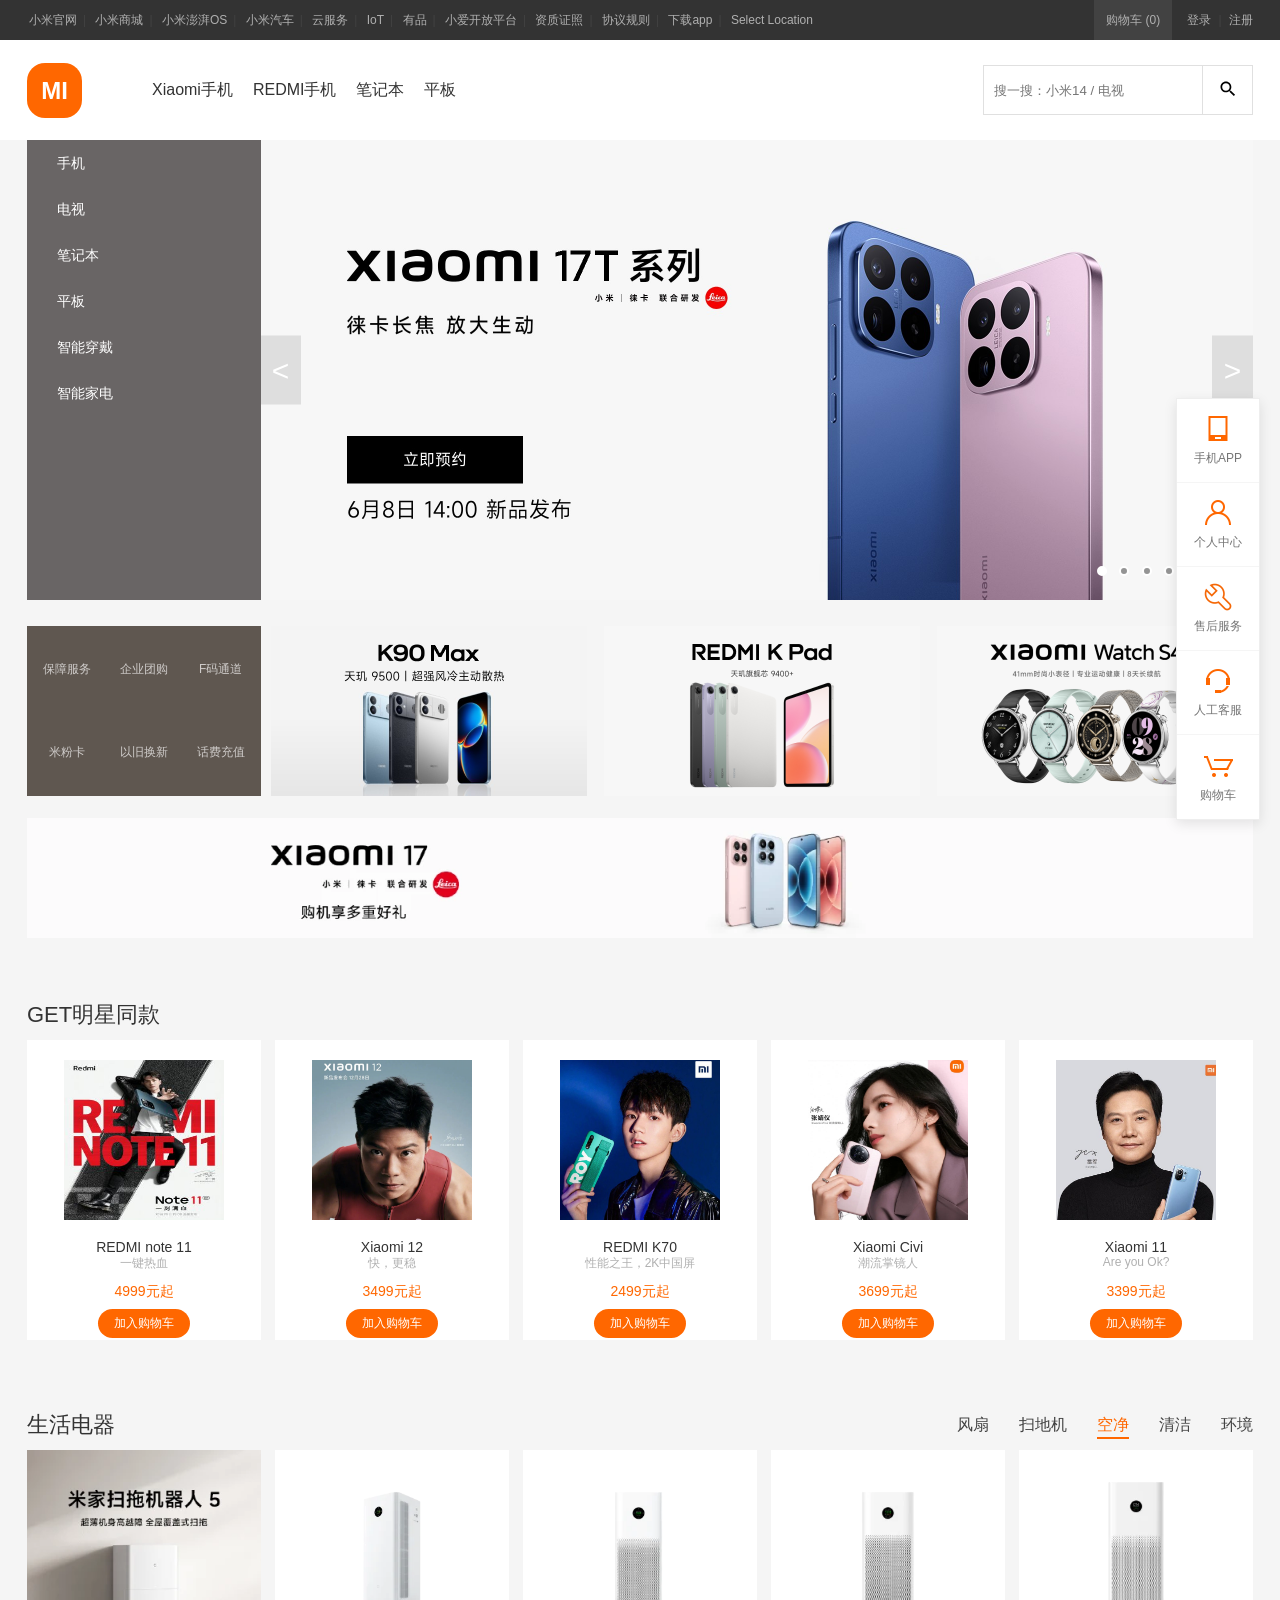
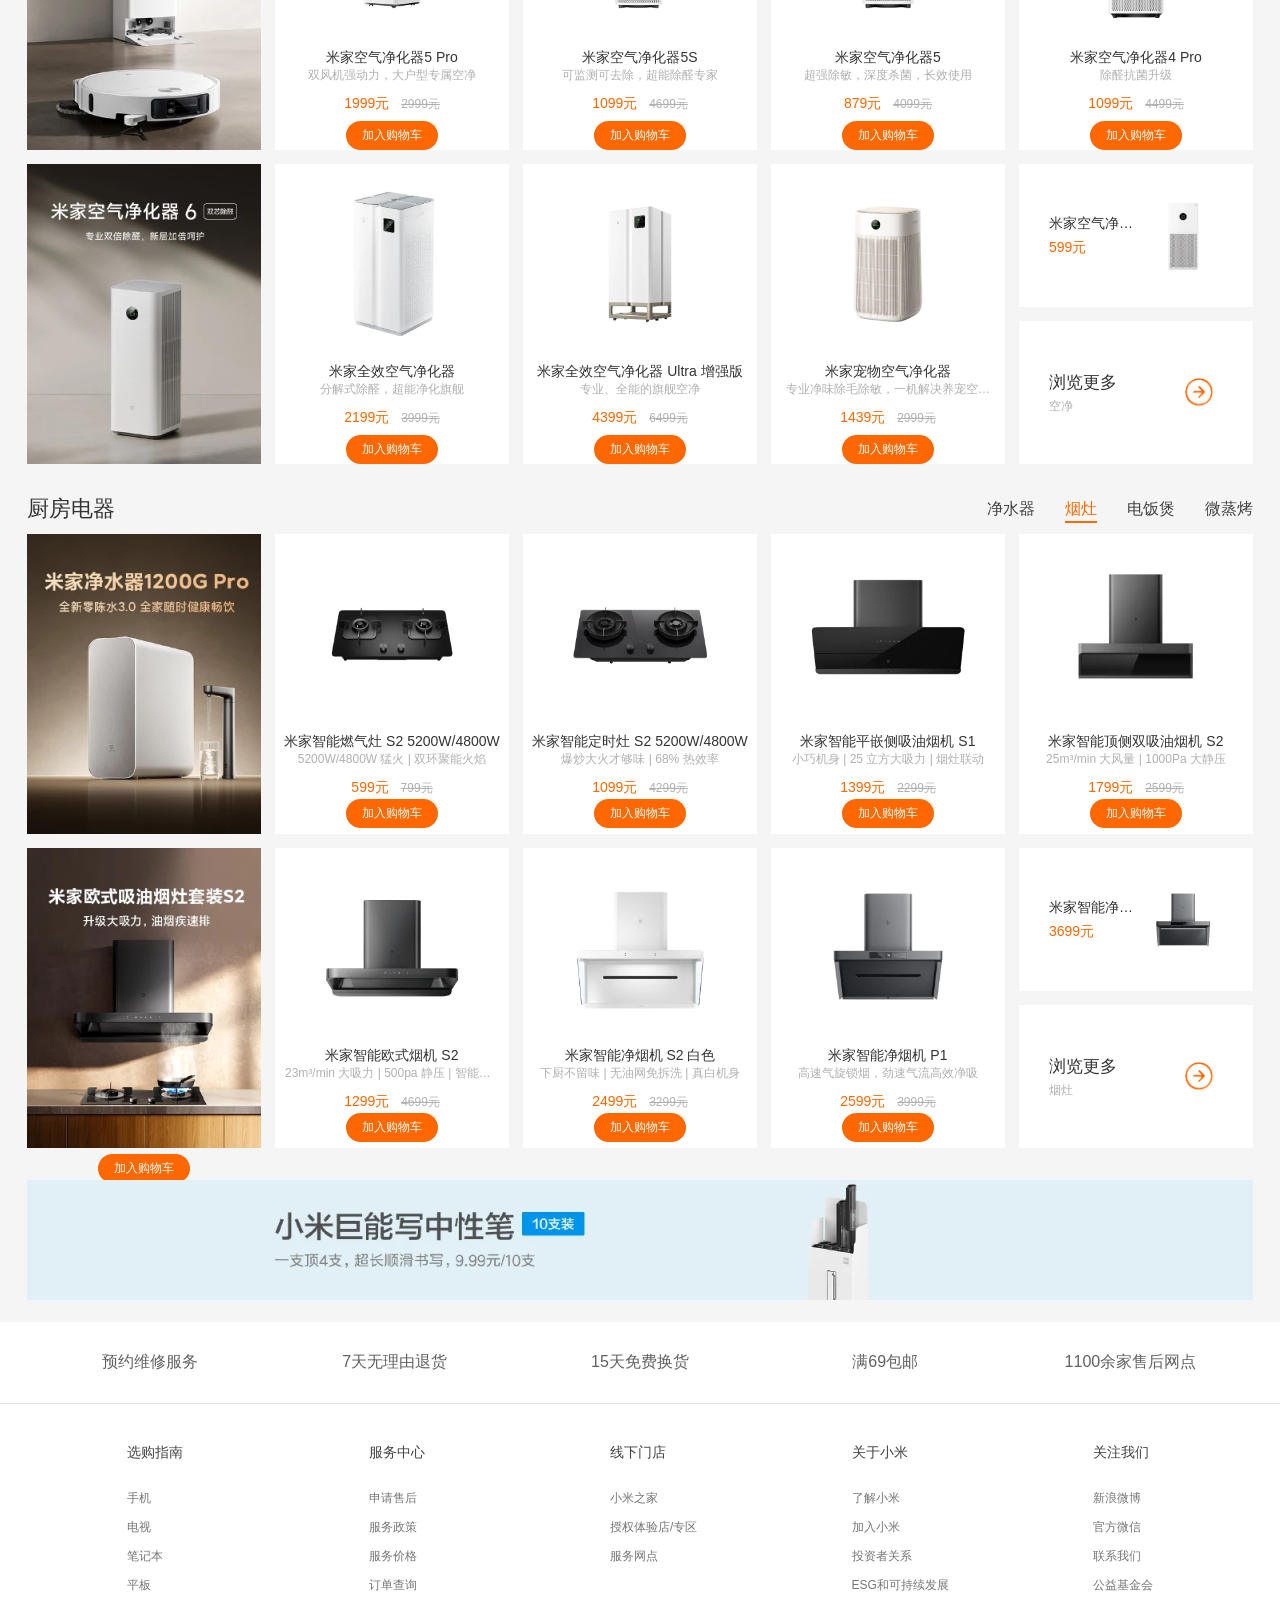
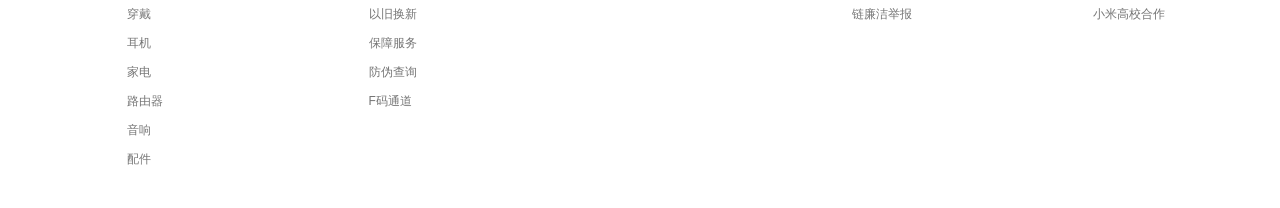
<file: index.html>
<!DOCTYPE html>
<html lang="zh-CN">
<head>
    <meta charset="UTF-8">
    <meta name="viewport" content="width=device-width, initial-scale=1.0">
    <title>Xiaomi商城</title>
    <link rel="stylesheet" href="./index.css">
</head>
<body>

    <div class="site-topbar">
        <div class="container">
           <div class="topbar-nav">
    <a href="https://www.mi.com/" target="_blank">小米官网</a><span class="sep">|</span>
    <a href="https://www.mi.com/shop" target="_blank">小米商城</a><span class="sep">|</span>
    <a href="https://home.miui.com/" target="_blank">小米澎湃OS</a><span class="sep">|</span>
    <a href="https://www.xiaomiev.com/" target="_blank">小米汽车</a><span class="sep">|</span>
    <a href="https://i.mi.com/" target="_blank">云服务</a><span class="sep">|</span>
    <a href="https://iot.mi.com/" target="_blank">IoT</a><span class="sep">|</span>
    <a href="https://www.xiaomiyoupin.com/" target="_blank">有品</a><span class="sep">|</span>
    <a href="https://open.ai.mi.com/" target="_blank">小爱开放平台</a><span class="sep">|</span>
    <a href="https://www.mi.com/about/qualification/" target="_blank">资质证照</a><span class="sep">|</span>
    <a href="https://www.mi.com/about/protocol/" target="_blank">协议规则</a><span class="sep">|</span>
    <a href="https://www.mi.com/download/" target="_blank">下载app</a><span class="sep">|</span>
    <a href="javascript:;">Select Location</a>
</div>

     <div class="topbar-cart">
            <a class="cart-mini" href="cart.html">
                购物车 (<span id="cart-count">0</span>)
            </a>
            <div class="cart-menu">
                <div class="loading-text">购物车中还没有商品，赶紧选购吧！</div>
            </div>
        </div>
        
        <div class="topbar-info" id="user-info-box">
            <a class="link" href="login.html">登录</a>
            <span class="sep">|</span>
            <a class="link" href="login.html">注册</a>
        </div>
    </div>
</div>

    <div class="site-header">
        <div class="container header-flex">
            <div class="header-logo">
                <a class="logo" href="index.html">MI</a>
            </div>
            <div class="header-nav">
                <ul class="nav-list">
<li class="nav-item dropdown-trigger">
    <a href="#" class="nav-item-link">Xiaomi手机</a>
    <!-- 这是要向下展开的菜单区域 -->
    <div class="dropdown-menu">
        <div class="dropdown-container">
            <!-- 产品卡片 1 -->
            <div class="product-card">
                <a href="#">
                <img src="./images/xiaophone1.webp" alt="小米 17 Max">
                <h4>Xiaomi 17 Max</h4>
                <p>4799元起</p>
                </a>
            </div>
            
            <!-- 产品卡片 2 -->
            <div class="product-card">
                <a href="#">
                <img src="./images/xiaophone2.webp" alt="小米17 Ultra 徕卡版">
                <h4>Xiaomi 17 Ultra 徕卡版</h4>
                <p>7999元起</p>
                </a>
            </div>
            <!-- 产品卡片 3 -->
             <div class="product-card">
                <a href="#">
                <img src="./images/xiaophone3.webp" alt="小米17 Ultra ">
                <h4>Xiaomi 17 Ultra</h4>
                <p>6999元起</p>
                </a>
             </div>
            <!-- 产品卡片 4 -->

                <div class="product-card">
                <a href="#">
                <img src="./images/xiaophone4.webp" alt="小米17 Pro Max">
                <h4>Xiaomi 17 Pro Max</h4>
                <p>5999元起</p>
                </a>
            </div>
            <!-- 产品卡片 5 -->

                <div class="product-card">
                <a href="#">
                <img src="./images/xiaophone5.webp" alt="小米17 Pro">
                <h4>Xiaomi 17 Pro</h4>
                <p>4299元起</p>
                </a>
            </div>
           
                        <!-- 产品卡片6  -->

                <div class="product-card">
                <a href="#">
                <img src="./images/xiaophone6.webp" alt="小米17">
                <h4>Xiaomi 17</h4>
                <p>4399元起</p>
                </a>
            </div>

        </div>
    </div>
</li>
                    <li class="nav-item dropdown-trigger">
    <a href="#" class="nav-item-link">REDMI手机</a>
    <!-- 这是要向下展开的菜单区域 -->
    <div class="dropdown-menu">
        <div class="dropdown-container">
            <!-- 产品卡片 1 -->
            <div class="product-card">
                <a href="#">
                <img src="./images/redphone1.webp" alt="REDMI K90 Max">
                <h4>REDMI K90 Max</h4>
                <p>3199元起</p>
                </a>
            </div>
            
            <!-- 产品卡片 2 -->
            <div class="product-card">
                <a href="#">
                <img src="./images/redphone2.webp" alt="REDMI Turbo 5 MAX">
                <h4>REDMI Turbo 5 MAX</h4>
                <p>2299元起</p>
                </a>
            </div>
            <!-- 产品卡片 3 -->
             <div class="product-card">
                <a href="#">
                <img src="./images/redphone3.webp" alt="REDMI Turbo 5 ">
                <h4>REDMI Turbo 5</h4>
                <p>2299元起</p>
                </a>
             </div>
            <!-- 产品卡片 4 -->

                <div class="product-card">
                <a href="#">
                <img src="./images/redphone4.webp" alt="REDMI K90 Pro Max">
                <h4>REDMI K90 Pro Max</h4>
                <p>3999元起</p>
                </a>
            </div>
            <!-- 产品卡片 5 -->

                <div class="product-card">
                <a href="#">
                <img src="./images/redphone5.webp" alt="REDMI K90">
                <h4>REDMI K90</h4>
                <p>2549元起</p>
                </a>
            </div>
           
                        <!-- 产品卡片6  -->

                <div class="product-card">
                <a href="#">
                <img src="./images/redphone6.webp" alt="REDMI Note 15 Pro+">
                <h4>REDMI Note 15 Pro+</h4>
                <p>1799元起</p>
                </a>
            </div>
        </div>
    </div>
</li>
                   <li class="nav-item dropdown-trigger">
    <a href="#" class="nav-item-link">笔记本</a>
    <!-- 这是要向下展开的菜单区域 -->
    <div class="dropdown-menu">
        <div class="dropdown-container">
     <!-- 第一张（能正常显示） -->
<div class="product-card">
    <a href="#">
        <img src="./images/laptop1.webp" alt="REDMI Book Pro 16 2026">
        <h4>REDMI Book Pro 16 2026</h4>
        <p>7199元起</p>
    </a>
</div>

<!-- 第二张（复制第一张，只改图片和文字） -->
<div class="product-card">
    <a href="#">
        <img src="./images/laptop2.webp" alt="REDMI Book Pro 14 2026">
        <h4>REDMI Book Pro 14 2026</h4>
        <p>6999元起</p>
    </a>
</div>

            <!-- 更多卡片... -->
             <div class="product-card">
                <img src="./images/laptop3.webp" alt="Xiaomi Book Pro 14">
                <h4>Xiaomi Book Pro 14</h4>
                <p>8499元起</p>
            </div>
            <div class="product-card">
                <img src="./images/laptop4.webp" alt="REDMI Book 16 2026">
                <h4>REDMI Book 16 2026</h4>
                <p>5699元起</p>
            </div>
            <div class="product-card">
                <img src="./images/laptop5.webp" alt="REDMI Book 14 2026">
                <h4>REDMI Book 14 2026</h4>
                <p>5499元起</p>
            </div>
            <div class="product-card">
                <img src="./images/laptop6.webp" alt="REDMI Book 14 锐龙版 2025">
                <h4>REDMI Book 14 锐龙版 2025</h4>
                <p>3699元起</p>
            </div>
        </div>
    </div>
</li>
                    <li class="nav-item dropdown-trigger">
    <a href="#" class="nav-item-link">平板</a>
    <!-- 这是要向下展开的菜单区域 -->
    <div class="dropdown-menu">
        <div class="dropdown-container">
            <!-- 产品卡片 1 -->
            <div class="product-card">
                <a href="#">
                <img src="./images/ping1.webp" alt="REDMI K Pad 2">
                <h4>XREDMI K Pad 2</h4>
                <p>3399元起</p>
                </a>
            </div>
            
            <!-- 产品卡片 2 -->
            <div class="product-card">
                <img src="./images/ping2.webp" alt="REDMI Pad 2 SE">
                <h4>REDMI Pad 2 SE</h4>
                <p>999元起</p>
            </div>
 <div class="product-card">
                <a href="#">
                <img src="./images/ping3.webp" alt="REDMI Pad 2 Pro ">
                <h4>REDMI Pad 2 Pro</h4>
                <p>1699元起</p>
                </a>
             </div>
            <!-- 产品卡片 4 -->

                <div class="product-card">
                <a href="#">
                <img src="./images/ping3.webp" alt="Xiaomi Pad 8 Pro">
                <h4>Xiaomi Pad 8 Pro</h4>
                <p>2699元起</p>
                </a>
            </div>
            <!-- 产品卡片 5 -->

                <div class="product-card">
                <a href="#">
                <img src="./images/ping4.webp" alt="Xiaomi Pad 8">
                <h4>Xiaomi Pad 8</h4>
                <p>2199元起</p>
                </a>
            </div>
           
                        <!-- 产品卡片6  -->

                <div class="product-card">
                <a href="#">
                <img src="./images/ping5.webp" alt="REDMI Pad 2">
                <h4>REDMI Pad 2</h4>
                <p>1199元起</p>
                </a>
            </div>        </div>
    </div>
</li>
                </ul>
            </div>
            <div class="header-search">
       <form action="" class="search-form">
    <input type="search" id="search-input" class="search-text" placeholder="搜一搜：小米14 / 电视">
    
    <button type="button" id="search-btn" class="search-btn">
        <svg class="search-icon" viewBox="0 0 24 24" width="20" height="20">
            <path d="M15.5 14h-.79l-.28-.27C15.41 12.59 16 11.11 16 9.5 16 5.91 13.09 3 9.5 3S3 5.91 3 9.5 5.91 16 9.5 16c1.61 0 3.09-.59 4.23-1.57l.27.28v.79l5 4.99L20.49 19l-4.99-5zm-6 0C7.01 14 5 11.99 5 9.5S7.01 5 9.5 5 14 7.01 14 9.5 11.99 14 9.5 14z" fill="currentColor"/>
        </svg>
    </button>
</form>

            </div>
        </div>
    </div>

<div class="home-hero-container">
    <ul class="site-category">
   <li class="category-item">

    <a href="#">
        手机
    </a>

    <div class="children-box">
<div class="child-item">
    <img src="./images/phone-category1.webp">
    <span>Xiaomi 数字旗舰</span>
</div>

<div class="child-item">
    <img src="./images/phone-category2.webp">
    <span>REDMI 数字系列</span>
</div>

<div class="child-item">
    <img src="./images/phone-category3.webp">
    <span>Xiaomi MIX系列</span>
</div>

<div class="child-item">
    <img src="./images/phone-category4.webp">
    <span>Xiaomi Civi系列</span>
</div>

<div class="child-item">
    <img src="./images/phone-category5.webp">
    <span>REDMI K系列</span>
</div>

<div class="child-item">
    <img src="./images/phone-category6.webp">
    <span>REDMI Turbo系列</span>
</div>

<div class="child-item">
    <img src="./images/phone-category7.webp">
    <span>REDMI Note系列</span>
</div>

    </div>

</li>

<li class="category-item">

    <a href="#">电视</a>

    <div class="children-box">

        <div class="child-item">
            <img src="./images/TV-category1.webp">
            <span>S Mini LED 2026</span>
        </div>

        <div class="child-item">
            <img src="./images/TV-category2.webp">
            <span>小米电视S Pro Mini LED 2026</span>
        </div>

        <div class="child-item">
            <img src="./images/TV-category3.webp">
            <span>旗舰系列-S Mini LED 2025</span>
        </div>

        <div class="child-item">
            <img src="./images/TV-category4.webp">
            <span>旗舰系列-S Pro Mini LED</span>
        </div>

        <div class="child-item">
            <img src="./images/TV-category5.webp">
            <span>性价比爆款-REDMI A Pro</span>
        </div>

        <div class="child-item">
            <img src="./images/TV-category6.webp">
            <span>性价比爆款-REDMI A 2025</span>
        </div>

        <div class="child-item">
            <img src="./images/TV-category7.webp">
            <span>巨幕影院-REDMI MAX</span>
        </div>

        <div class="child-item">
            <img src="./images/TV-category8.webp">
            <span>游戏高刷-REDMI电视X系列</span>
        </div>

    </div>

</li>
<li class="category-item">
    <a href="#">笔记本</a>

    <div class="children-box">

        <div class="child-item">
            <img src="./images/laptop1.webp" alt="REDMI K Pad 2">
            <span>REDMI K Pad 2</span>
        </div>

        <div class="child-item">
            <img src="./images/laptop2.webp" alt="Xiaomi Pad 8">
            <span>Xiaomi Pad 8</span>
        </div>

        <div class="child-item">
            <img src="./images/laptop3.webp" alt="Xiaomi Pad 7">
            <span>Xiaomi Pad 7</span>
        </div>

        <div class="child-item">
            <img src="./images/laptop4.webp" alt="REDMI Pad 2 SE">
            <span>REDMI Pad 2 SE</span>
        </div>

        <div class="child-item">
            <img src="./images/laptop5.webp" alt="REDMI Pad 2">
            <span>REDMI Pad 2</span>
        </div>

        <div class="child-item">
            <img src="./images/laptop6.webp" alt="REDMI Book 14 锐龙版">
            <span>REDMI Book 14 锐龙版</span>
        </div>

    </div>
</li>
<li class="category-item">
    <a href="#">平板</a>

    <div class="children-box">

        <div class="child-item">
            <img src="./images/ping1.webp" alt="REDMI K Pad 2">
            <span>REDMI K Pad 2</span>
        </div>

        <div class="child-item">
            <img src="./images/ping2.webp" alt="Xiaomi Pad 8">
            <span>Xiaomi Pad 8</span>
        </div>

        <div class="child-item">
            <img src="./images/ping3.webp" alt="REDMI Pad 2 SE">
            <span>REDMI Pad 2 SE</span>
        </div>

        <div class="child-item">
            <img src="./images/ping4.webp" alt="REDMI Pad 2">
            <span>REDMI Pad 2</span>
        </div>

        <div class="child-item">
            <img src="./images/ping5.webp" alt="REDMI K Pad">
            <span>REDMI K Pad</span>
        </div>

    </div>
</li>

<li class="category-item">
    <a href="#">智能穿戴</a>

    <div class="children-box">

        <div class="child-item">
            <img src="./images/watch1.webp" alt="小米手环10 Pro">
            <span>小米手环10 Pro</span>
        </div>

        <div class="child-item">
            <img src="./images/watch2.webp" alt="Xiaomi Watch S5">
            <span>Xiaomi Watch S5</span>
        </div>

        <div class="child-item">
            <img src="./images/watch3.webp" alt="Xiaomi Watch 5">
            <span>Xiaomi Watch 5</span>
        </div>

        <div class="child-item">
            <img src="./images/watch4.webp" alt="REDMI Watch 6">
            <span>REDMI Watch 6</span>
        </div>

        <div class="child-item">
            <img src="./images/watch5.webp" alt="小米AI眼镜">
            <span>小米AI眼镜</span>
        </div>

    </div>
</li>
   <li class="category-item">
    <a href="#">智能家电</a>

    <div class="children-box">

        <div class="child-item">
            <img src="./images/home-good1.png" alt="壁挂空调">
            <span>壁挂空调</span>
        </div>

        <div class="child-item">
            <img src="./images/home-good2.png" alt="电暖器">
            <span>电暖器</span>
        </div>

        <div class="child-item">
            <img src="./images/home-good3.png" alt="立式空调">
            <span>立式空调</span>
        </div>

        <div class="child-item">
            <img src="./images/home-good4.png" alt="除湿机">
            <span>除湿机</span>
        </div>

        <div class="child-item">
            <img src="./images/home-good5.png" alt="洗碗机">
            <span>洗碗机</span>
        </div>

        <div class="child-item">
            <img src="./images/home-good6.png" alt="扫地机器人">
            <span>扫地机器人</span>
        </div>

    </div>
</li>

</ul>

            <div class="slider-wrapper">
    <div class="slider-slide active">
        <img src="./images/lunbo1.jpg" alt="轮播图1">
    </div>
    <div class="slider-slide">
        <img src="./images/lunbo2.jpg" alt="轮播图2">
    </div>
    <div class="slider-slide">
        <img src="./images/lunbo3.jpg" alt="轮播图3">
    </div>
    <div class="slider-slide">
        <img src="./images/lunbo4.jpg" alt="轮播图4">
    </div>
    <div class="slider-slide">
        <img src="./images/lunbo5.jpg" alt="轮播图5">
    </div>
    <div class="slider-slide">
        <img src="./images/lunbo6.jpg" alt="轮播图6">
    </div>
    
    <a href="javascript:;" class="slider-arrow prev">&lt;</a>
    <a href="javascript:;" class="slider-arrow next">&gt;</a>
    
    <div class="slider-dots">
        <span class="dot active"></span>
        <span class="dot"></span>
        <span class="dot"></span>
        <span class="dot"></span>
        <span class="dot"></span>
        <span class="dot"></span>
    </div>
</div>
</div>
        </div>
    </div>

    

<div class="custom-grid-container">
    
    <div class="left-table-box">
        <a href="#" class="table-item">保障服务</a>
        <a href="#" class="table-item">企业团购</a>
        <a href="#" class="table-item">F码通道</a>
        <a href="#" class="table-item">米粉卡</a>
        <a href="#" class="table-item">以旧换新</a>
        <a href="#" class="table-item">话费充值</a>
    </div>

    <div class="right-images-box">
        <a href="#" class="img-item">
            <img src="./images/right-img1.jpg" alt="促销图1">
        </a>
        <a href="#" class="img-item">
            <img src="./images/right-img2.jpg" alt="促销图2">
        </a>
        <a href="#" class="img-item">
            <img src="./images/right-img3.jpg" alt="促销图3">
        </a>
    </div>

</div>

<div class="standalone-banner-box">
    <a href="#" class="banner-link">
        <img src="./images/long-img.webp" alt="通栏广告大图">
    </a>
</div>


    <div class="page-main">
        <div class="container">
            <h2 class="title">GET明星同款</h2>
            <div class="goods-list">
               <div class="goods-item" data-id="101" data-name="REDMI note 11" data-price="4999" data-img="images/star.jpg">
    <a href="#">
        <img src="images/star.jpg" alt="小米手机">
        <h3 class="name">REDMI note 11</h3>
        <p class="desc">一键热血</p>
        <p class="price"><span>4999</span>元起</p>
    </a>
    <button class="btn-add-cart" style="display: block !important; margin: 8px auto 0 auto !important;">加入购物车</button>
</div>
                <div class="goods-item" data-id="102" data-name="Xiaomi 12" data-price="3499" data-img="images/star1.jpg">
                    <a href="#">
                        <img src="./images/star1.jpg" alt="小米手机">
                        <h3 class="name">Xiaomi 12</h3>
                        <p class="desc">快，更稳 </p>
                        <p class="price"><span>3499</span>元起</p>
                    </a>
                    <button class="btn-add-cart" style="display: block !important; margin: 8px auto 0 auto !important;">加入购物车</button>

                </div>
                <div class="goods-item" data-id="103" data-name="REDMI K70" data-price="2499" data-img="images/star2.jpg">
                    <a href="#">
                        <img src="./images/star2.jpg" alt="REDMI">
                        <h3 class="name">REDMI K70</h3>
                        <p class="desc">性能之王，2K中国屏</p>
                        <p class="price"><span>2499</span>元起</p>
                    </a>
                    <button class="btn-add-cart" style="display: block !important; margin: 8px auto 0 auto !important;">加入购物车</button>
                </div>

                 <div class="goods-item" data-id="104" data-name="Xiaomi Civi" data-price="3699" data-img="images/star3.jpg">
                    <a href="#">
                        <img src="./images/star3.jpg" alt="REDMI">
                        <h3 class="name">Xiaomi Civi</h3>
                        <p class="desc">潮流掌镜人</p>
                        <p class="price"><span>3699</span>元起</p>
                    </a>
                 <button class="btn-add-cart" style="display: block !important; margin: 8px auto 0 auto !important;">加入购物车</button>

                </div>

                <div class="goods-item" data-id="105" data-name="Xiaomi 11" data-price="3699" data-img="images/star4.jpg">
                    <a href="#">
                        <img src="./images/star4.jpg" alt="REDMI">
                        <h3 class="name">Xiaomi 11</h3>
                        <p class="desc">Are you Ok?</p>
                        <p class="price"><span>3399</span>元起</p>
                    </a>
                <button class="btn-add-cart" style="display: block !important; margin: 8px auto 0 auto !important;">加入购物车</button>

                </div>

            </div>
        </div>
    </div>


    <div class="appliance-box page-main">
    <div class="container">
        
        <div class="box-hd">
            <h2 class="title">生活电器</h2>
            <div class="tab-list">
                <ul>
                    <li><a href="javascript:;">风扇</a></li>
                    <li><a href="javascript:;">扫地机</a></li>
                    <li class="active"><a href="javascript:;">空净</a></li>
                    <li><a href="javascript:;">清洁</a></li>
                    <li><a href="javascript:;">环境</a></li>
                </ul>
            </div>
        </div>

        <div class="box-bd">
            
            <div class="goods-list margin-bottom-14">
                <div class="goods-item promo-card">
                    <a href="#">
                        <img src="./images/life-goods1-1.webp" alt="生活电器广告图1" class="promo-img">
                    </a>
                </div>

                <div class="goods-item" data-id="201" data-name="米家空气净化器5 Pro" data-price="1999" data-img="./images/life-goods1-2.webp">
                    <a href="#">
                        <img src="./images/life-goods1-2.webp" alt="米家空气净化器5 Pro"> <h3 class="name">米家空气净化器5 Pro</h3>
                        <p class="desc">双风机强动力，大户型专属空净</p>
                        <p class="price">
                            <span>1999</span>元
                            <span class="price-old">2999元</span>
                        </p>
                    </a>
                    <button class="btn-add-cart" style="display: block !important; margin: 8px auto 0 auto !important;">加入购物车</button>
                </div>

                <div class="goods-item" data-id="202" data-name="米家空气净化器5S" data-price="1099" data-img="./images/life-goods1-3.webp">
                    <a href="#">
                        <img src="./images/life-goods1-3.webp" alt="米家空气净化器5S">
                        <h3 class="name">米家空气净化器5S</h3>
                        <p class="desc">可监测可去除，超能除醛专家</p>
                        <p class="price">
                            <span>1099</span>元
                            <span class="price-old">4699元</span>
                        </p>
                    </a>
                 <button class="btn-add-cart" style="display: block !important; margin: 8px auto 0 auto !important;">加入购物车</button>

                </div>

                <div class="goods-item" data-id="203" data-name="米家空气净化器5" data-price="879" data-img="./images/life-goods1-4.webp">
                    <a href="#">
                        <img src="./images/life-goods1-4.webp" alt="米家空气净化器5">
                        <h3 class="name">米家空气净化器5</h3>
                        <p class="desc">超强除敏，深度杀菌，长效使用</p>
                        <p class="price">
                            <span>879</span>元
                            <span class="price-old">4099元</span>
                        </p>
                    </a>
                    <button class="btn-add-cart" style="display: block !important; margin: 8px auto 0 auto !important;">加入购物车</button>

                </div>

                <div class="goods-item" data-id="204" data-name="米家空气净化器4 Pro" data-price="1099" data-img="./images/life-goods1-5.webp">
                    <a href="#">
                        <img src="./images/life-goods1-5.webp" alt="米家空气净化器4 Pro">
                        <h3 class="name">米家空气净化器4 Pro</h3>
                        <p class="desc">除醛抗菌升级</p>
                        <p class="price">
                            <span>1099</span>元
                            <span class="price-old">4499元</span>
                        </p>
                    </a>
                  <button class="btn-add-cart" style="display: block !important; margin: 8px auto 0 auto !important;">加入购物车</button>

                </div>
            </div>

            <div class="goods-list">
                <div class="goods-item promo-card">
                    <a href="#">
                        <img src="./images/life-goods2-1.webp" alt="生活电器广告图2" class="promo-img">
                    </a>
                </div>

                <div class="goods-item" data-id="205" data-name="米家全效空气净化器" data-price="2199" data-img="./images/life-goods2-2.webp">
                    <a href="#">
                        <img src="./images/life-goods2-2.webp" alt="米家全效空气净化器">
                        <h3 class="name">米家全效空气净化器</h3>
                        <p class="desc">分解式除醛，超能净化旗舰</p>
                        <p class="price">
                            <span>2199</span>元
                            <span class="price-old">3999元</span>
                        </p>
                    </a>
                      <button class="btn-add-cart" style="display: block !important; margin: 8px auto 0 auto !important;">加入购物车</button>

                </div>

                <div class="goods-item" data-id="206" data-name="米家全效空气净化器 Ultra 增强版" data-price="4399" data-img="./images/life-goods2-3.webp">
                    <a href="#">
                        <img src="./images/life-goods2-3.webp" alt="米家全效空气净化器 Ultra 增强版">
                        <h3 class="name">米家全效空气净化器 Ultra 增强版</h3>
                        <p class="desc">专业、全能的旗舰空净</p>
                        <p class="price">
                            <span>4399</span>元
                            <span class="price-old">6499元</span>
                        </p>
                    </a>
                  <button class="btn-add-cart" style="display: block !important; margin: 8px auto 0 auto !important;">加入购物车</button>

                </div>

                <div class="goods-item" data-id="207" data-name="米家宠物空气净化器" data-price="1439" data-img="./images/life-goods2-4.webp">
                    <a href="#">
                        <img src="./images/life-goods2-4.webp" alt="米家宠物空气净化器">
                        <h3 class="name">米家宠物空气净化器</h3>
                        <p class="desc">专业净味除毛除敏，一机解决养宠空…</p>
                        <p class="price">
                            <span>1439</span>元
                            <span class="price-old">2999元</span>
                        </p>
                    </a>
                   <button class="btn-add-cart" style="display: block !important; margin: 8px auto 0 auto !important;">加入购物车</button>
                   
                </div>

                <div class="split-goods-col">
                    
                    <div class="small-item-card" data-id="208" data-name="米家空气净化器4 Lite" data-price="599" data-img="./images/life-goods2-5-up.webp">
                        <a href="#">
                            <div class="card-text">
                                <h4 class="small-name">米家空气净化器4 Lite</h4>
                                <span class="small-price">599元</span>
                            </div>
                            <img src="./images/life-goods2-5-up.webp" alt="米家空气净化器4 Lite">
                        </a>
                       
                    </div>

                    <div class="small-item-card more-card">
                        <a href="#">
                            <div class="card-text">
                                <h4 class="more-title">浏览更多</h4>
                                <span class="change-text">空净</span>
                            </div>
                            <img src="./images/more-down.png" alt="浏览更多" class="arrow-img">
                        </a>

                    </div>

                </div>
            </div>

        </div>




        
    </div>
</div>


<div class="appliance-box page-main">
    <div class="container">
        
        <div class="box-hd">
            <h2 class="title">厨房电器</h2>
            <div class="tab-list">
                <ul>
                    <li><a href="javascript:;">净水器</a></li>
                    <li class="active"><a href="javascript:;">烟灶</a></li>
                    <li><a href="javascript:;">电饭煲</a></li>
                    <li><a href="javascript:;">微蒸烤</a></li>
                </ul>
            </div>
        </div>

        <div class="box-bd">
            
            <div class="goods-list margin-bottom-14">
                
                <div class="goods-item promo-card">
                    <a href="#">
                        <img src="./images/kitchen1-1.webp" alt="米家净水器 1200G Pro 广告大图" class="promo-img">
                    </a>
                </div>

                <div class="goods-item" data-id="301" data-name="米家智能燃气灶 S2 5200W/4800W" data-price="599" data-img="./images/kitchen1-2.webp">
                    <a href="#">
                        <img src="./images/kitchen1-2.webp" alt="米家智能燃气灶 S2">
                        <h3 class="name">米家智能燃气灶 S2 5200W/4800W</h3>
                        <p class="desc">5200W/4800W 猛火 | 双环聚能火焰</p>
                        <p class="price">
                            599元
                            <span class="price-old">799元</span>
                        </p>
                    </a>
                    <button class="btn-add-cart">加入购物车</button>
                   
                </div>

                <div class="goods-item" >
                    <a href="#">
                        <img src="./images/kitchen1-3.webp" alt="米家智能定时灶 S2">
                        <h3 class="name">米家智能定时灶 S2 5200W/4800W</h3>
                        <p class="desc">爆炒大火才够味 | 68% 热效率</p>
                        <p class="price">
                            1099元
                            <span class="price-old">4299元</span>
                        </p>
                    </a>
                   <button class="btn-add-cart">加入购物车</button>

                </div>

                <div class="goods-item" >
                    <a href="#">
                        <img src="./images/kitchen1-4.webp" alt="米家智能平嵌侧吸油烟机 S1">
                        <h3 class="name">米家智能平嵌侧吸油烟机 S1</h3>
                        <p class="desc">小巧机身 | 25 立方大吸力 | 烟灶联动</p>
                        <p class="price">
                            1399元
                            <span class="price-old">2299元</span>
                        </p>
                    </a>
                   <button class="btn-add-cart">加入购物车</button>

                </div>

                <div class="goods-item">
                    <a href="#">
                        <img src="./images/kitchen1-5.webp" alt="米家智能顶侧双吸油烟机 S2">
                        <h3 class="name">米家智能顶侧双吸油烟机 S2</h3>
                        <p class="desc">25m³/min 大风量 | 1000Pa 大静压</p>
                        <p class="price">
                            1799元
                            <span class="price-old">2599元</span>
                        </p>
                    </a>
                   <button class="btn-add-cart">加入购物车</button>

                </div>
            </div>

            <div class="goods-list">
                
                <div class="goods-item promo-card">
                    <a href="#">
                        <img src="./images/kitchen2-1.webp" alt="米家欧式吸油烟烟灶套装 S2 广告大图" class="promo-img">
                    </a>
                   <button class="btn-add-cart">加入购物车</button>

                </div>

                <div class="goods-item">
                    <a href="#">
                        <img src="./images/kitchen2-2.webp" alt="米家智能欧式烟机 S2">
                        <h3 class="name">米家智能欧式烟机 S2</h3>
                        <p class="desc">23m³/min 大吸力 | 500pa 静压 | 智能联动</p>
                        <p class="price">
                            1299元
                            <span class="price-old">4699元</span>
                        </p>
                    </a>
                   <button class="btn-add-cart">加入购物车</button>

                </div>

                <div class="goods-item">
                    <a href="#">
                        <img src="./images/kitchen2-3.webp" alt="米家智能净烟机 S2 白色">
                        <h3 class="name">米家智能净烟机 S2 白色</h3>
                        <p class="desc">下厨不留味 | 无油网免拆洗 | 真白机身</p>
                        <p class="price">
                            2499元
                            <span class="price-old">3299元</span>
                        </p>
                    </a>
                   <button class="btn-add-cart">加入购物车</button>

                </div>

                <div class="goods-item">
                    <a href="#">
                        <img src="./images/kitchen2-4.webp" alt="米家智能净烟机 P1">
                        <h3 class="name">米家智能净烟机 P1</h3>
                        <p class="desc">高速气旋锁烟，劲速气流高效净吸</p>
                        <p class="price">
                            2599元
                            <span class="price-old">3999元</span>
                        </p>
                    </a>
                   <button class="btn-add-cart">加入购物车</button>

                </div>

                <div class="split-goods-col">
                    
                    <div class="small-item-card">
                        <a href="#">
                            <div class="card-text">
                                <h4 class="small-name">米家智能净烟机 P2</h4>
                                <span class="small-price">3699元</span>
                            </div>
                            <img src="./images/kitchen2-5-up.webp" alt="米家智能净烟机 P2">
                        </a>

                    </div>

                    <div class="small-item-card more-card">
                        <a href="#">
                            <div class="card-text">
                                <h4 class="more-title">浏览更多</h4>
                                <span class="change-text">烟灶</span>
                            </div>
                            <img src="./images/more-down.png" alt="浏览更多" class="arrow-img">
                        </a>

                    </div>

                </div>
            </div>

        </div>
    </div>
</div>


<div class="standalone-banner-box">
    <a href="#" class="banner-link">
        <img src="./images/long-img1.webp" alt="通栏广告大图">
    </a>
</div>

<div class="site-service">
    <div class="container">
      <ul class="service-list">
   <li class="service-item"><a href="#">预约维修服务</a></li>
            <li class="service-item"><a href="#">7天无理由退货</a></li>
            <li class="service-item"><a href="#">15天免费换货</a></li>
            <li class="service-item"><a href="#">满69包邮</a></li>
            <li class="service-item"><a href="#">1100余家售后网点</a></li>

    


     </ul>

    </div>
</div>


<div class="site-links">
    <div class="container">
<div class="links-col">
            <h4>选购指南 </h4>
        <ul>
        <li><a href="#">手机</a></li>
        <li><a href="#">电视</a></li>
        <li><a href="#">笔记本</a></li>
        <li><a href="#">平板</a></li>
        <li><a href="#">穿戴</a></li>
        <li><a href="#">耳机</a></li>
        <li><a href="#">家电</a></li>
        <li><a href="#">路由器</a></li>
        <li><a href="#">音响</a></li>
        <li><a href="#">配件</a></li>
        </ul>
</div>

<div class="links-col">
            <h4>服务中心</h4>
        <ul>
        <li><a href="#">申请售后</a></li>
        <li><a href="#">服务政策</a></li>
        <li><a href="#">服务价格</a></li>
        <li><a href="#">订单查询</a></li>
        <li><a href="#">以旧换新</a></li>
        <li><a href="#">保障服务</a></li>
        <li><a href="#">防伪查询</a></li>
        <li><a href="#">F码通道</a></li>
     
        </ul>
</div>

<div class="links-col">
            <h4>线下门店</h4>
        <ul>
        <li><a href="#">小米之家</a></li>
        <li><a href="#">授权体验店/专区</a></li>
        <li><a href="#">服务网点</a></li>
        
        </ul>
</div>

<div class="links-col">
            <h4>关于小米</h4>
        <ul>
        <li><a href="#">了解小米</a></li>
        <li><a href="#">加入小米</a></li>
        <li><a href="#">投资者关系</a></li>
        <li><a href="#">ESG和可持续发展</a></li>
        <li><a href="#">链廉洁举报</a></li>
     
        </ul>
</div>
<div class="links-col">
            <h4>关注我们</h4>
        <ul>
        <li><a href="#">新浪微博</a></li>
        <li><a href="#">官方微信</a></li>
        <li><a href="#">联系我们</a></li>
        <li><a href="#">公益基金会</a></li>
        <li><a href="#">小米高校合作</a></li>
       
        </ul>
</div>

   </div>
</div>
  





    <div id="login-modal">
        
    <div class="modal-box">

        <span id="modal-close">×</span>

        <h2 id="modal-title">用户登录</h2>

        <input type="text"
               id="auth-username"
               placeholder="请输入用户名">

        <input type="password"
               id="auth-password"
               placeholder="请输入密码">

        <button id="modal-submit-btn">
            立即登录
        </button>

        <p>
            <a href="javascript:;"
               id="modal-switch-text">
               没有账号？立即注册
            </a>
        </p>

    </div>
</div>
<div class="right-bar">
    <div class="bar-item app-btn">
        <img src="./images/right1.png" alt="手机APP" class="bar-icon">
        <span class="bar-text">手机APP</span>
        <div class="qrcode-pop">
            <img src="./images/mi.png" alt="小程序码">
            <p>手机扫码下载</p>
        </div>
    </div>

    <a href="user.html" class="bar-item">
        <img src="./images/right2.png" alt="个人中心" class="bar-icon">
        <span class="bar-text">个人中心</span>
    </a>

    <a href="#" class="bar-item">
        <img src="./images/right3.png" alt="售后服务" class="bar-icon">
        <span class="bar-text">售后服务</span>
    </a>

    <a href="#" class="bar-item">
        <img src="./images/right4.png" alt="人工客服" class="bar-icon">
        <span class="bar-text">人工客服</span>
    </a>

    <a href="cart.html" class="bar-item">
        <img src="./images/right5.png" alt="购物车" class="bar-icon">
        <span class="bar-text">购物车</span>
    </a>
</div>


<div id="cart-success-modal" style="display: none; position: fixed; top: 0; left: 0; width: 100%; height: 100%; background: rgba(0,0,0,0.5); z-index: 9999; align-items: center; justify-content: center;">
    <div style="background: #fff; width: 600px; padding: 40px; border-radius: 4px; box-shadow: 0 4px 20px rgba(0,0,0,0.2); font-family: sans-serif;">
        
        <div style="display: flex; justify-content: space-between; align-items: center; border-bottom: 1px solid #e0e0e0; padding-bottom: 30px;">
            
            <div style="display: flex; align-items: center;">
                <div style="width: 48px; height: 48px; background: #83c44e; border-radius: 50%; display: flex; align-items: center; justify-content: center; margin-right: 20px;">
                    <span style="color: white; font-size: 28px; font-weight: bold;">✓</span>
                </div>
                <div>
                    <h2 style="color: #424242; margin: 0 0 5px 0; font-size: 24px; font-weight: normal;">已成功加入购物车！</h2>
                    <p id="modal-goods-info" style="color: #757575; margin: 0; font-size: 14px;">商品名称 | 0元</p>
                </div>
            </div>

            <div style="display: flex; gap: 12px;">
                <button id="modal-btn-back" style="border: 1px solid #b0b0b0; background: #fff; color: #757575; padding: 10px 12px; font-size: 14px; cursor: pointer; transition: all 0.2s;">返回上一级</button>
<a href="user.html?target=shop" style="text-decoration: none;">
    <button style="border: none; background: #ff6700; color: #fff; padding: 10px 12px; font-size: 14px; cursor: pointer;">去购物车结算</button>
</a>
            </div>
        </div>

        <div style="margin-top: 25px; display: flex; justify-content: space-between; color: #757575; font-size: 12px;">
            <span>预约维修服务</span>
            <span>|</span>
            <span>7天无理由退货</span>
            <span>|</span>
            <span>15天免费换货</span>
            <span>|</span>
            <span>满69包邮</span>
        </div>
    </div>
</div>

<script>
document.addEventListener('DOMContentLoaded', function () {
    // 1. 抓取页面上的弹窗元素、返回按钮、以及所有的“加入购物车”按钮
    const modal = document.getElementById('cart-success-modal');
    const btnBack = document.getElementById('modal-btn-back');
    const goodsInfoText = document.getElementById('modal-goods-info');
    const addCartButtons = document.querySelectorAll('.btn-add-cart');

    // 2. 为每一个“加入购物车”按钮绑定点击事件
    addCartButtons.forEach(button => {
        button.addEventListener('click', function () {
            // 向上找到最靠近的商品大盒子
            const goodsItem = this.closest('.goods-item') || this.closest('.small-item-card');
            
            if (goodsItem) {
                // 抓取当前商品的名称和价格
                const name = goodsItem.getAttribute('data-name') || goodsItem.querySelector('.name, .small-name')?.innerText.trim() || '智能商品';
                const price = goodsItem.getAttribute('data-price') || goodsItem.querySelector('.price span, .small-price')?.innerText || '暂无';
                
                // 将抓取到的名字和价格更新到弹窗里面
                goodsInfoText.innerText = `${name}  ${price}元`;
            }

            // 【核心】改变 CSS 样式，把弹窗从隐藏(none)变成显示(flex)
            modal.style.display = 'flex';
        });
    });

    // 3. 点击“返回上一级”按钮，把弹窗重新隐藏(none)
    btnBack.addEventListener('click', function () {
        modal.style.display = 'none';
    });
});
</script>

 <script src="./index.js"></script>
</body>

</html>
</file>
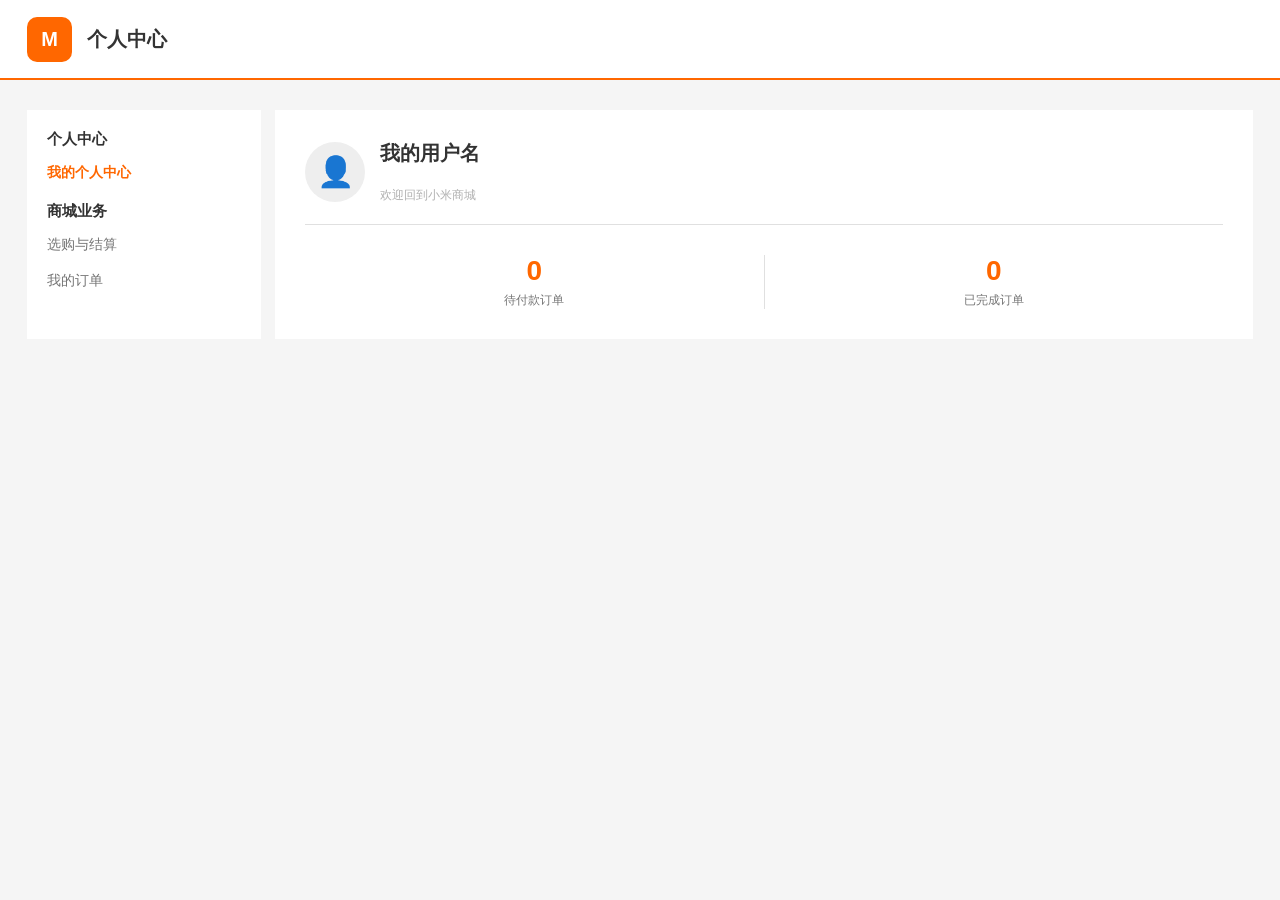
<file: user.html>
<!DOCTYPE html>
<html lang="zh-CN">
<head>
    <meta charset="UTF-8">
    <title>个人中心</title>
    <style>
        /* 1. 基础重置与小米版心 */
        * { margin: 0; padding: 0; box-sizing: border-box; }
        body { font-family: sans-serif; background-color: #f5f5f5; color: #333; }
        a { text-decoration: none; color: inherit; }
        .container { width: 1226px; margin: 0 auto; }

        /* 2. 极简头部 */
        .site-header { height: 80px; background-color: #fff; border-bottom: 2px solid #ff6700; }
        .header-flex { display: flex; align-items: center; height: 100%; }
        .logo { width: 45px; height: 45px; background-color: #ff6700; color: #fff; font-weight: bold; text-align: center; line-height: 45px; font-size: 20px; border-radius: 10px; }
        .title { margin-left: 15px; font-size: 20px; }

        /* 3. 核心：经典双栏布局 */
        .uc-box { padding: 30px 0; }
        .uc-container { display: flex; justify-content: space-between; }

        /* 左侧导航栏 */
        .uc-nav { width: 234px; background-color: #fff; padding: 20px; }
        .uc-nav h3 { font-size: 15px; margin-top: 15px; margin-bottom: 10px; color: #333; }
        .uc-nav h3:first-child { margin-top: 0; }
        .uc-nav li { margin-bottom: 8px; list-style: none; }
        .uc-nav li a { font-size: 14px; color: #757575; display: block; padding: 5px 0; cursor: pointer; }
        .uc-nav li.active a, .uc-nav li a:hover { color: #ff6700; font-weight: bold; }

        /* 右侧内容面板 */
        .uc-content { width: 978px; background-color: #fff; padding: 30px; display: none; }
        .uc-content.active { display: block; }
        
        /* 个人中心首页 */
        .user-info { display: flex; align-items: center; padding-bottom: 20px; border-bottom: 1px solid #e0e0e0; }
        .avatar { width: 60px; height: 60px; border-radius: 50%; background: #eee; font-size: 30px; text-align: center; line-height: 60px; margin-right: 15px; }
        .user-stats { display: flex; margin-top: 30px; }
        .stat-item { flex: 1; text-align: center; border-right: 1px solid #e0e0e0; }
        .stat-item:last-child { border-right: none; }
        .stat-item .num { font-size: 28px; color: #ff6700; font-weight: bold; }
        .stat-item .label { font-size: 12px; color: #757575; margin-top: 5px; }

        /* 通用表格与标题样式 */
        .uc-content h2 { margin-bottom: 20px; font-size: 20px; color: #333; }
        .simple-table { width: 100%; border-collapse: collapse; margin-top: 15px; }
        .simple-table th, .simple-table td { border: 1px solid #e0e0e0; padding: 12px; text-align: center; font-size: 14px; vertical-align: middle; }
        .simple-table th { background-color: #f9f9f9; }

        /* 商品图片样式控制 */
        .goods-img { width: 60px; height: 60px; object-fit: contain; background: #fff; }

        /* 数量加减器控制样式 */
        .qty-box { display: inline-flex; border: 1px solid #e0e0e0; border-radius: 3px; overflow: hidden; }
        .qty-btn { width: 30px; height: 28px; background: #fff; border: none; cursor: pointer; font-size: 16px; }
        .qty-btn:hover { background-color: #eee; }
        .qty-input { width: 40px; height: 28px; text-align: center; border: none; border-left: 1px solid #e0e0e0; border-right: 1px solid #e0e0e0; outline: none; }

        /* 新增：删除商品按钮样式 */尽可能把关键代码都告诉我，讲解给我，然后里面可以填的值，还有C，SS逻辑
        .btn-del { color: #ff6700; cursor: pointer; background: none; border: none; font-size: 14px; }
        .btn-del:hover { color: #e55a00; text-decoration: underline; }

        /* 结算底条 */
        .cart-bar { display: flex; justify-content: space-between; align-items: center; background: #f9f9f9; padding: 15px; border: 1px solid #e0e0e0; margin-top: 20px; }
        .total-price { color: #ff6700; font-size: 22px; font-weight: bold; }
        .btn-submit { padding: 10px 25px; background-color: #ff6700; color: #fff; border: none; border-radius: 4px; font-size: 16px; cursor: pointer; }
        .btn-submit:hover { background-color: #e55a00; }
         /* 1. 让购物车表格里的商品图片缩小，看起来精致不松散 */
#cart-goods-body .goods-img {
    width: 60px !important;
    height: 60px !important;
    object-fit: cover;
    border-radius: 4px;
}

/* 2. 让订单历史列表里的图片更小、更有清单感 */
#order-list-body .order-goods-img {
    width: 40px;
    height: 40px;
    object-fit: cover;
    border-radius: 4px;
    margin-right: 8px;
    vertical-align: middle;
}
    </style>
</head>
<body>

    <div class="site-header">
        <div class="container header-flex">
            <a href="index.html" class="logo">M</a>
            <h2 class="title">个人中心</h2>
        </div>
    </div>

    <div class="uc-box">
        <div class="container uc-container">
            
            <div class="uc-nav" id="menu-box">
                <h3>个人中心</h3>
                <ul>
                    <li class="menu-item active" id="menu-home" data-target="panel-home"><a>我的个人中心</a></li>
                </ul>
                <h3>商城业务</h3>
                <ul>
                    <li class="menu-item" id="menu-shop" data-target="panel-shop"><a>选购与结算</a></li>
                    <li class="menu-item" id="menu-order" data-target="panel-order"><a>我的订单</a></li>
                </ul>
            </div>

            <div class="uc-content active" id="panel-home">
                <div class="user-info">
                    <div class="avatar">👤</div>
                    <div>
                        <h2>我的用户名</h2>
                        <p style="font-size:12px; color:#b0b0b0;">欢迎回到小米商城</p>
                    </div>
                </div>
                <div class="user-stats">
                    <div class="stat-item">
                        <div class="num" id="stat-pay">0</div>
                        <div class="label">待付款订单</div>
                    </div>
                    <div class="stat-item">
                        <div class="num" id="stat-done">0</div>
                        <div class="label">已完成订单</div>
                    </div>
                </div>
            </div>

            <div class="uc-content" id="panel-shop">
                <h2>模拟产品选购购物车</h2>
                <table class="simple-table" id="cart-table">
                    <thead>
                        <tr>
                            <th width="60">选择</th>
                            <th width="100">商品图片</th>
                            <th>商品名称</th>
                            <th>单价</th>
                            <th width="120">数量</th>
                            <th>小计</th>
                            <th width="80">操作</th> </tr>
                    </thead>
                 <tbody id="cart-goods-body">
    <tr>
        <td colspan="7" style="color: #b0b0b0; padding: 30px; text-align: center;">购物车空空如也，快去商城添加吧！</td>
    </tr>
</tbody>
                </table>

                <div class="cart-bar">
                    <div>
                        已选择 <span id="select-count" style="color:#ff6700;font-weight:bold;">1</span> 件商品
                    </div>
                    <div>
                        合计（不含运费）：<span class="total-price">￥<span id="total-sum">4999</span></span>
                        <button class="btn-submit" id="btn-checkout" style="margin-left: 20px;">立即结算</button>
                    </div>
                </div>
            </div>

            <div class="uc-content" id="panel-order">
                <h2>我的订单列表</h2>
                <table class="simple-table">
                    <thead>
                        <tr>
                            <th>订单商品</th>
                            <th>结算总金额</th>
                            <th>订单状态</th>
                        </tr>
                    </thead>
                    <tbody id="order-list-body">
                        <tr>
                            <td colspan="3" style="color: #b0b0b0; padding: 30px;">暂无订单，请前往选购区结算</td>
                        </tr>
                    </tbody>
                </table>
            </div>

        </div>
    </div>

<script>
document.addEventListener('DOMContentLoaded', function() {
    // 1. 获取页面上所有的控制节点
    const menuItems = document.querySelectorAll('.menu-item');
    const contents = document.querySelectorAll('.uc-content');
    const cartBody = document.getElementById('cart-goods-body');
    const selectCountSpan = document.getElementById('select-count');
    const totalSumSpan = document.getElementById('total-sum');
    const btnCheckout = document.getElementById('btn-checkout');
    const orderListBody = document.getElementById('order-list-body');
    const statPay = document.getElementById('stat-pay');
    const statDoneNum = document.getElementById('stat-done');

    // 2. 左侧菜单切换逻辑
    function switchTab(targetId) {
        menuItems.forEach(item => {
            if (item.getAttribute('data-target') === targetId) {
                item.classList.add('active');
            } else {
                item.classList.remove('active');
            }
        });
        contents.forEach(content => {
            if (content.id === targetId) {
                content.classList.add('active');
            } else {
                content.classList.remove('active');
            }
        });
    }

    menuItems.forEach(item => {
        item.addEventListener('click', function() {
            switchTab(this.getAttribute('data-target'));
        });
    });

    // 接收首页跳转过来的暗号
    const urlParams = new URLSearchParams(window.location.search);
    if (urlParams.get('target') === 'shop' || window.location.hash === '#shop') {
        switchTab('panel-shop');
    }

    // 3. 数据层：读取本地记事本
    let cartList = JSON.parse(localStorage.getItem('my_center_cart')) || [];
    let orderList = JSON.parse(localStorage.getItem('my_center_orders')) || [];

    // 给购物车数据做初始化兜底（确保每个商品都有 quantity 属性，默认是 1）
    cartList = cartList.map(item => {
        if (!item.quantity) item.quantity = 1;
        return item;
    });

    // 首次开机渲染
    renderAll();

    // 4. 核心功能：全页真交互渲染函数
    function renderAll() {
        // --- A. 渲染购物车表格 ---
        if (cartList.length === 0) {
            cartBody.innerHTML = `<tr><td colspan="7" style="color: #b0b0b0; padding: 30px; text-align: center;">购物车空空如也，快去商城添加吧！</td></tr>`;
            selectCountSpan.textContent = "0";
            totalSumSpan.textContent = "0";
        } else {
            let html = '';
            let totalCheckedCount = 0;
            let totalSumPrice = 0;

            cartList.forEach((item, index) => {
                let subtotal = item.price * item.quantity;
                totalCheckedCount += item.quantity;
                totalSumPrice += subtotal;

                html += `
                    <tr class="goods-row" data-index="${index}">
                        <td><input type="checkbox" class="g-chk" checked></td>
                        <td><img class="goods-img" src="${item.img}" alt="${item.name}"></td>
                        <td class="g-name">${item.name}</td>
                        <td><span class="g-price">${item.price}</span>元</td>
                        <td>
                            <div class="qty-box">
                                <button class="qty-btn btn-minus">-</button>
                                <input type="text" class="qty-input" value="${item.quantity}" readonly>
                                <button class="qty-btn btn-plus">+</button>
                            </div>
                        </td>
                        <td><span class="g-subtotal">${subtotal}</span>元</td>
                        <td><button class="btn-del">删除</button></td>
                    </tr>
                `;
            });
            cartBody.innerHTML = html;
            selectCountSpan.textContent = totalCheckedCount;
            totalSumSpan.textContent = totalSumPrice;
        }

        // --- B. 渲染已完成订单和统计数字 ---
        if (statDoneNum) statDoneNum.textContent = orderList.length;

        if (orderList.length === 0) {
            orderListBody.innerHTML = `<tr><td colspan="3" style="color: #b0b0b0; padding: 30px; text-align: center;">暂无订单，请前往选购区结算</td></tr>`;
        } else {
            let html = '';
            orderList.forEach(order => {
                let goodsHtml = '';
                order.items.forEach(item => {
                    goodsHtml += `
                        <div style="margin-bottom: 5px; text-align: left; display: flex; align-items: center;">
                            <img class="order-goods-img" src="${item.img}" alt="${item.name}">
                            <span style="font-size:13px; font-weight:bold;">${item.name} x${item.quantity}</span>
                        </div>
                    `;
                });
                html += `
                    <tr>
                        <td>${goodsHtml}</td>
                        <td style="color:#ff6700; font-weight:bold;">￥${order.totalAmount}</td>
                        <td><span style="color:#4caf50; font-weight:bold;">● ${order.status}</span></td>
                    </tr>
                `;
            });
            orderListBody.innerHTML = html;
        }
    }

    // 5. 事件委托：处理加减按钮点击、勾选变化和整行删除
    document.getElementById('cart-table').addEventListener('click', function(e) {
        const target = e.target;
        const row = target.closest('.goods-row');
        if (!row) return;

        const index = parseInt(row.getAttribute('data-index'));

        // 点击加号
        if (target.classList.contains('btn-plus')) {
            cartList[index].quantity += 1;
            localStorage.setItem('my_center_cart', JSON.stringify(cartList));
            renderAll();
        }
        // 点击减号
        else if (target.classList.contains('btn-minus')) {
            if (cartList[index].quantity > 1) {
                cartList[index].quantity -= 1;
                localStorage.setItem('my_center_cart', JSON.stringify(cartList));
                renderAll();
            }
        }
        // 点击删除
        else if (target.classList.contains('btn-del')) {
            cartList.splice(index, 1);
            localStorage.setItem('my_center_cart', JSON.stringify(cartList));
            renderAll();
        }
    });

    // 监听勾选框手动的变化
    document.getElementById('cart-table').addEventListener('change', function(e) {
        if (e.target.classList.contains('g-chk')) {
            // 重新实时计算被勾选的数据
            const rows = document.querySelectorAll('.goods-row');
            let totalCheckedCount = 0;
            let totalSumPrice = 0;

            rows.forEach(row => {
                const chk = row.querySelector('.g-chk');
                const idx = parseInt(row.getAttribute('data-index'));
                if (chk && chk.checked) {
                    totalCheckedCount += cartList[idx].quantity;
                    totalSumPrice += (cartList[idx].price * cartList[idx].quantity);
                }
            });
            selectCountSpan.textContent = totalCheckedCount;
            totalSumSpan.textContent = totalSumPrice;
        }
    });

    // 6. 立即结算交互
    btnCheckout.addEventListener('click', function() {
        // 抓取当前所有被勾选的行
        const rows = document.querySelectorAll('.goods-row');
        let checkedItems = [];

        rows.forEach(row => {
            const chk = row.querySelector('.g-chk');
            if (chk && chk.checked) {
                const idx = parseInt(row.getAttribute('data-index'));
                checkedItems.push(cartList[idx]);
            }
        });

        if (checkedItems.length === 0) {
        console.log('未勾选任何商品');        
            return;
        }

        // 生成新大订单
        const newOrder = {
            items: checkedItems,
            totalAmount: totalSumSpan.textContent,
            status: '已完成'
        };

        // 存入订单历史
        orderList.push(newOrder);
        localStorage.setItem('my_center_orders', JSON.stringify(orderList));

        // 购物车中删掉已经结算的商品
        cartList = cartList.filter(item => !checkedItems.includes(item));
        localStorage.setItem('my_center_cart', JSON.stringify(cartList));

        // 全面重绘刷新
        renderAll();
switchTab('panel-order');
    });
});
</script>

</body>
</html>
</file>
<file: index.css>
/* 全局样式重置 */
* {
    margin: 0;
    padding: 0;
    box-sizing: border-box;
}
body {
    font-family: "Helvetica Neue", Helvetica, Arial, "Microsoft Yahei", sans-serif;
    background-color: #f5f5f5;
    color: #333;
}
a {
    text-decoration: none;
    color: inherit;
}
ul {
    list-style: none;
}

/* 版心容器（标准1226px宽，跟原版小米一致） */
.container {
    width: 1226px;
    margin: 0 auto;
}
/* 顶部通栏基础属性定义 */
.site-topbar {
    height: 40px;
    background-color: #333;
    font-size: 12px;
    line-height: 40px;
    color: #b0b0b0;
}

/* 弹性网格控制：确保容器内左中右三块两端对齐且垂直居中 */
.site-topbar .container {
    display: flex;
    justify-content: space-between;
    align-items: center;
}

/* 导航容器防换行与最大宽度限制 */
.topbar-nav {
    max-width: 780px; 
    white-space: nowrap; 
}
.topbar-nav a {
    margin: 0 2px;
}
.topbar-nav a:hover {
    color: #fff;
}

/* 分隔竖线紧凑化调整 */
.sep {
    margin: 0 4px;
    color: #424242;
}

/* 购物车父级容器：开启相对定位，为下拉菜单提供定位基准 */
.topbar-cart {
    position: relative;
    background-color: #424242;
    padding: 0 12px;
    margin-left: auto; 
    margin-right: 15px;
    z-index: 100; /* 确保菜单图层处于最上方，不被其他组件遮挡 */
    transition: all 0.2s;
    white-space: nowrap;
}

/* 鼠标悬停变色特效 */
.topbar-cart:hover {
    background-color: #fff;
}
.topbar-cart:hover .cart-mini {
    color: #ff6700;
}

/* 下拉菜单面板核心实现：默认状态高度为0，超出隐藏 */
.cart-menu {
    position: absolute;
    right: 0;
    top: 40px; 
    width: 316px;
    height: 0; 
    background-color: #fff;
    box-shadow: 0 10px 20px rgba(0,0,0,0.1);
    overflow: hidden; 
    transition: height 0.3s ease; /* 开启高度平滑过渡动画 */
}

/* 触发器机制：悬停时触发高度展开并增加上边框 */
.topbar-cart:hover .cart-menu {
    height: 100px; 
    border-top: 1px solid #e0e0e0;
}

/* 面板内部文字排版 */
.cart-menu .loading-text {
    padding: 35px 20px;
    text-align: center;
    color: #b0b0b0;
    font-size: 12px;
}

/* 登录框防止非预期换行 */
.topbar-info {
    white-space: nowrap;
}

/* 2. 头部导航与搜索 */
.site-header {
    height: 100px;
    background-color: #fff;
    position: relative;
}
.header-flex {
    display: flex;
    align-items: center;
    height: 100%;
}
.header-logo .logo {
    display: block;
    width: 55px;
    height: 55px;
    background-color: #ff6700; /* 小米橙 */
    color: #fff;
    font-weight: bold;
    text-align: center;
    line-height: 55px;
    font-size: 24px;
    border-radius: 18px;
}
.header-nav {
    margin-left: 60px;
}
.nav-list {
    display: flex;
}
.nav-item {
    padding: 26px 10px;
    font-size: 16px;
    color: #333;
}
.nav-item:hover {
    color: #ff6700;
}
.header-search {
    margin-left: auto;
}
.search-form {
    display: flex;
    position: relative;
}
.search-text {
    width: 220px;
    height: 50px;
    border: 1px solid #e0e0e0;
    padding: 0 10px;
    outline: none;
}
.search-btn {
    width: 50px;
    height: 50px;
    background: #fff;
    border: 1px solid #e0e0e0;
    border-left: none;
    cursor: pointer;
}
.search-btn:hover {
    background-color: #ff6700;
    color: #fff;
    border-color: #ff6700;
}

/* 3. 核心大图和垂直分类区 */
.home-hero-container {
    position: relative;
    width: 1226px;
    margin: 0 auto;
    margin-bottom: 26px;
}

.hero-relative {
    position: relative;
    height: 460px;
}

.site-category{
    position:absolute;
    left:0;
    top:0;

    width:234px;
    height:460px;

    background:#696565;

    z-index:10;
}

.category-item{
    height:46px;
    line-height:46px;
}

.category-item a{
    display:block;
    padding-left:30px;

    color:#fff;
    font-size:14px;
}

.category-item:hover{
    background:#ff6700;
}




.children-box{
    display:none;

    position:absolute;
    left:234px;
    top:0;

    width:520px;
    height:460px;

    background:#fff;

    box-shadow:0 8px 16px rgba(0,0,0,.18);

    z-index:99;


}

.category-item:hover .children-box{
    display:block;
}

.child-item{
    display:flex;
    align-items:center;

    height:60px;

    padding:10px 20px;

    cursor:pointer;
}

.child-item img{
    width:40px;
    height:40px;

    margin-right:12px;

    object-fit:contain;
}

.child-item:hover span{
    color:#ff6700;
}

.child-item:hover{
    color:#ff6700;
}

.child-item span{
    font-size:14px;
    color:#333;
}





/* 右侧轮播图系统 */
.slider-wrapper {
    width: 1226px;
    height: 460px;
    position: relative;
    overflow: hidden;

}
.slider-slide {
    position: absolute;
    width: 100%;
    height: 100%;
    opacity: 0;
    transition: opacity 0.5s ease-in-out;
}
.slider-slide.active {
    opacity: 1;
}
.slider-slide img {
    width: 100%;
    height: 100%;
    object-fit: cover;
    
}
.slider-arrow {
    position: absolute;
    top: 50%;
    transform: translateY(-50%);
    width: 41px;
    height: 69px;
    line-height: 69px;
    text-align: center;
    background-color: rgba(0,0,0,0.1);
    color: #fff;
    font-size: 30px;
    z-index: 5;
}
.slider-arrow:hover {
    background-color: rgba(0,0,0,0.6);
}
.slider-arrow.prev { left: 233px; } /* 避开左侧菜单 */
.slider-arrow.next { right: 0; }
.slider-dots {
    position: absolute;
    bottom: 20px;
    right: 30px;
    z-index: 5;
}
.dot {
    display: inline-block;
    width: 10px;
    height: 10px;
    border: 2px solid #fff;
    background: rgba(0,0,0,0.4);
    border-radius: 50%;
    margin: 0 4px;
    cursor: pointer;
}
.dot.active {
    background: #fff;
}

/* 4. 商品展示展示 */
.page-main {
    padding-top: 30px;
    padding-bottom: 50px;
}
.page-main .title {
    font-size: 22px;
    font-weight: 200;
    line-height: 50px;
    color: #333;
}
.goods-list {
        display: flex;
    gap: 14px;
}
.goods-item {
    width: 234px;
    height: 300px;
    background-color: #fff;
    padding: 20px 0;
    text-align: center;
    transition: all 0.5s linear;
    padding-bottom: 15px;
}
.goods-item:hover {
    transform: translateY(-2px);
    box-shadow: 0 15px 30px rgba(0,0,0,0.1);
}
.goods-item img {
    width: 160px;
    height: 160px;
    margin: 0 auto 15px;
}
.goods-item .name {
    font-size: 14px;
    font-weight: 400;
    color: #333;
}
.goods-item .desc {
    margin: 0 10px 10px;
    height: 18px;
    font-size: 12px;
    color: #b0b0b0;
    white-space: nowrap;
    overflow: hidden;
    text-overflow: ellipsis;
}
.goods-item .price {
    color: #ff6700;
    font-size: 14px;
}


/* ==================== 新增：家电区域辅助样式 ==================== */
.appliance-box {
    background-color: #f5f5f5; /* 商城经典的灰底衬托白卡片 */
    padding: 10px 0;
}

/* 1. 顶部家电分类导航 */
.appliance-box .box-hd {
    display: flex;
    justify-content: space-between;
    align-items: center;
}
.appliance-box .box-hd .tab-list ul {
    display: flex;
    list-style: none;
}
.appliance-box .box-hd .tab-list li {
    margin-left: 30px;
    font-size: 16px;
}
.appliance-box .box-hd .tab-list li a {
    text-decoration: none;
    color: #424242;
    padding-bottom: 4px;
    border-bottom: 2px solid transparent;
    transition: color 0.2s;
}
/* 鼠标悬停以及被激活时的橙色下划线 */
.appliance-box .box-hd .tab-list li.active a,
.appliance-box .box-hd .tab-list li a:hover {
    color: #ff6700;
    border-bottom-color: #ff6700;
}

/* 2. 大图广告位微调：铺满盒子不留 padding */
.appliance-box .promo-card {
    padding: 0 !important;
}
.appliance-box .promo-img {
    width: 100% !important;
    height: 100% !important;
    margin: 0 !important;
}

/* 3. 第一行和第二行之间的规整间距 */
.margin-bottom-14 {
    margin-bottom: 14px;
}

/* 4. 原价：横线划掉效果，字号与商品简介对齐（12px） */
.goods-item .price .price-old {
    color: #b0b0b0;
    font-size: 12px;
    text-decoration:line-through;
    margin-left: 8px;
}

/* ==================== 5. 核心特色：第二行第五列的上下等分盒子 ==================== */
.split-goods-col {
    width: 234px;
    height: 300px;
    display: flex;
    flex-direction:column;
    justify-content: space-between; /* 撑开上下，中间留出14px空隙 */
}

/* 两个拆分后的小卡片通用基本样式（复用你原本的动画与底色） */
.small-item-card {
    width: 234px;
    height: 143px;             /* 143 + 143 + 14px间距 = 300px 完全对齐 */
    background-color: #fff;
    box-sizing: border-box;
    transition: all 0.2s linear;
}
/* 触发你原生的升起和阴影效果 */
.small-item-card:hover {
    transform: translateY(-2px);
    box-shadow: 0 15px 30px rgba(0,0,0,0.1);
}

.small-item-card a {
    display: flex;             /* 改为左右排列：左边字，右边图 */
    align-items: center;
    justify-content: space-between;
    padding: 0 30px;
    height: 100%;
    text-decoration: none;
}

/* 左侧文字区 */
.small-item-card .card-text {
    text-align: left;
    width: 94px;               /* 限制文本宽度，防止长名字挤压图片 */
}

/* 小单品文字要求 */
.small-item-card .small-name {
    font-size: 14px;
    font-weight: 400;
    color: #333;
    margin: 0 0 5px 0;
    white-space: nowrap;
    overflow: hidden;
    text-overflow: ellipsis;
}
.small-item-card .small-price {
    font-size: 14px;
    color: #ff6700;
}
.small-item-card img {
    width: 80px;
    height: 80px;
}

/* 浏览更多专属卡片：字号加大2~3号 */
.more-card .more-title {
    font-size: 17px;           /* 比普通介绍大 3px 更加显眼醒目 */
    color: #333;
    font-weight: 400;
    margin: 0 0 2px 0;
}
.more-card .change-text {
    font-size: 12px;
    color: #b0b0b0;            /* 灰色副标题 */
}
/* 更多箭头的尺寸控制 */
.more-card .arrow-img {
    width: 48px !important;
    height: 48px !important;
}


/* ========== 弹窗样式 ========== */
#login-modal {
    display: none;
    position: fixed;
    top: 0;
    left: 0;
    width: 100%;
    height: 100%;
    background-color: rgba(0, 0, 0, 0.5);
    z-index: 1000;
    justify-content: center;
    align-items: center;
}
/* ========== 车嘉欣 24215220109 ========== */


.modal-box {
    background-color: #fff;
    width: 360px;
    padding: 30px 25px 25px;
    border-radius: 12px;
    position: relative;
    box-shadow: 0 10px 40px rgba(0, 0, 0, 0.2);
    text-align: center;
}

#modal-close {
    position: absolute;
    top: 12px;
    right: 18px;
    font-size: 24px;
    cursor: pointer;
    color: #999;
}

#modal-close:hover {
    color: #ff6700;
}

#modal-title {
    font-size: 22px;
    font-weight: 500;
    margin-bottom: 25px;
    color: #333;
}

.modal-box input {
    width: 100%;
    height: 45px;
    border: 1px solid #e0e0e0;
    border-radius: 6px;
    padding: 0 15px;
    margin-bottom: 16px;
    font-size: 14px;
    outline: none;
    box-sizing: border-box;
}

.modal-box input:focus {
    border-color: #ff6700;
}

#modal-submit-btn {
    width: 100%;
    height: 45px;
    background-color: #ff6700;
    color: #fff;
    border: none;
    border-radius: 6px;
    font-size: 16px;
    cursor: pointer;
    margin-top: 8px;
    transition: background-color 0.2s;
}

#modal-submit-btn:hover {
    background-color: #e55a00;
}

#modal-switch-text {
    color: #ff6700;
    font-size: 13px;
    text-decoration: none;
}

#modal-switch-text:hover {
    text-decoration: underline;
}

.modal-box p {
    margin-top: 18px;
    margin-bottom: 0;
}

/*导航项小米手机*/

/* 导航项的定位参考 */
.dropdown-trigger {
    position: static;
}

/* 下拉菜单面板：初始隐藏 */
.dropdown-menu {
    position: absolute;
    top: 100%;          /* 紧贴在导航链接下方 */
    left: 0;
    width: 100%;      
    background-color: #fff;
    box-shadow: 0 5px 15px rgba(0,0,0,0.1);
    border-top: 1px solid #e0e0e0;
    
    /* 关键：隐藏和动画效果 */
    opacity: 0;
    visibility: hidden;
    transition: all 0.5s ease;
    z-index: 100;
}

/* 鼠标悬停时，显示下拉菜单 */
.dropdown-trigger:hover .dropdown-menu {
    opacity: 1;
    visibility: visible;
}

/* 内部产品卡片布局 */
.dropdown-container {

    width: 1226px;      /* 设为标准版心宽度 */
    margin: 0 auto;     /* 居中对齐 */
    display: flex;
justify-content: space-between;
    gap: 0;             /* 清空间距，改用均匀分配 */
    padding: 35px 0;    /* 上下留白 */
}

.product-card {
    text-align: center;
    width: 150px;
}

.product-card img {
    width: 120px;
    height: 120px;
    object-fit: contain;
    margin-bottom: 10px;
}

.product-card h4 {
    font-size: 14px;
    margin: 5px 0;
    color: #333;
}

.product-card p {
    font-size: 14px;
    color: #ff6700;
    font-weight: bold;
}

/* 右侧 */
.right-bar {
    position: fixed;
    right: 20px;
    bottom: 80px;          /* 固定在右下角偏上位置，符合商城规范 */
    z-index: 999;          /* 确保层级最高，不被轮播图遮挡 */
    width: 84px;           /* 宽度适中，不再显得太窄 */
    background: #ffffff;
    border: 1px solid #eeeeee;
    box-shadow: 0 4px 12px rgba(0, 0, 0, 0.1); /* 添加一层淡淡的阴影，更精致 */
}


.right-bar .bar-item {
    position: relative;    /* 为二维码绝对定位提供参考物 */
    display: flex;
    flex-direction: column;/* 图标在上，文字在下排列 */
    align-items: center;
    justify-content: center;
    height: 84px;          /* 正方形小格子 */
    border-bottom: 1px solid #f5f5f5;
    text-decoration: none; /* 去除 a 标签下划线 */
    color: #757575;        /* 默认灰字 */
    cursor: pointer;
    transition: color 0.2s;
}


/* 最后一项（购物车）去掉下边框 */
.right-bar .bar-item:last-child {
    border-bottom: none;
}

/* 里面的图片图标控制 */
.right-bar .bar-icon {
    width: 30px;           /* 限制图标大小 */
    height: 30px;
    margin-bottom: 6px;    /* 图标和文字的间距 */
}

/* 里面的文字控制 */
.right-bar .bar-text {
    font-size: 12px;
}

/* 鼠标悬停时：文字变成小米经典的橙色 */
.right-bar .bar-item:hover {
    color: #ff6700;
}

.right-bar .app-btn .qrcode-pop {
    position: absolute;
    left: -136px;          /* 往左侧推，空出与主栏的间隙 */
    top: 0;
    width: 124px;
    padding: 10px;
    background: #ffffff;
    border: 1px solid #dddddd;
    box-shadow: 0 4px 12px rgba(0,0,0,0.1);
    text-align: center;
    box-sizing: border-box;
    
    /* 隐藏属性 */
    display: none;
}

/* 二维码里面的图片 */
.right-bar .app-btn .qrcode-pop img {
    width: 100px;
    height: 100px;
    display: block;
    margin: 0 auto 6px;
}

/* 二维码下面的小字 */
.right-bar .app-btn .qrcode-pop p {
    margin: 0;
    font-size: 12px;
    color: #333333;
}

/* 关键：当鼠标悬浮在手机APP(app-btn)上时，让里面的 qrcode-pop 显示 */
.right-bar .app-btn:hover .qrcode-pop {
    display: block;
}

/* 六张表格和促销图 */
.custom-grid-container {
    width: 1226px;             /* 严格对齐小米商城主宽度 */
    margin: 15px auto;         /* 上下留出间距，左右居中 */
    display: flex;             /* 左右分栏 */
}
/* ==================== 左侧：六个表格按钮 ==================== */
.left-table-box {
    width: 234px;              /* 宽度严格等同于小米左侧边栏 */
    height: 170px;             /* 固定高度 */
    background: #5f5750;       /* 比普通左边栏稍微深一点点、更有质感的深咖灰色 */
    padding: 2px;              /* 留出微小内边距 */
    display: grid;
    grid-template-columns: repeat(3, 1fr); /* 严格平分 3 列 */
    grid-template-rows: repeat(2, 1fr);    /* 严格平分 2 行 */
    box-sizing: border-box;
}
.left-table-box .table-item {
    display: flex;
    align-items: center;
    justify-content: center;
    font-size: 12px;
    color: #cfccca;            /* 默认浅灰字 */
    text-decoration: none;
    text-align: center;
    padding: 0 4px;
    position: relative;
    transition: color 0.2s, background 0.2s;
}
/* 鼠标悬停变亮效果 */
.left-table-box .table-item:hover {
    color: #ffffff;            /* 文字变纯白亮起 */
    background: #6a6159;       /* 背景稍微变亮 */
}


/* ==================== 右侧：三张图片区域 ==================== */
.right-images-box {
    flex: 1;
    margin-left: 10px;         /* 关键：距离左侧表格约 2.5 毫米（10像素）间距 */
    display: flex;
    justify-content: space-between; /* 三张图横向等距排列 */
}
.right-images-box .img-item {
    width: 316px;              /* 精准计算的图片宽度 */
    height: 170px;
    display: block;
    overflow: hidden;
    background: #fff;
    transition: box-shadow 0.3s ease; /* 阴影过渡动画 */
}

/* 图片自身填满 */
.right-images-box .img-item img {
    width: 100%;
    height: 100%;
    display: block;
}

/* 关键：鼠标悬停时，图片旁边出现很浅很浅的灰色阴影 */
.right-images-box .img-item:hover {
    box-shadow: 0 15px 30px rgba(0, 0, 0, 0.06); /* 极为轻柔的浅灰色阴影 */
}

.standalone-banner-box {
    width: 1226px;             /* 核心：严格使用和上面一模一样的版心宽度，确保左右完美对齐 */
    height: 120px;             /* 广告图的高度，可以根据你图片的实际比例自行调整 */
    margin: 22px auto;         /* 关键：margin-top: 22px 留出规整间距；auto 让它在页面居中，从而对齐上面 */
    box-sizing: border-box;
}
.standalone-banner-box .banner-link {
    display: block;
    width: 100%;
    height: 100%;
    overflow: hidden;          /* 防止图片溢出变形 */
    transition: box-shadow 0.3s ease; /* 悬停时的阴影动画 */
}
/* 图片自身完美填满容器 */
.standalone-banner-box .banner-link img {
    width: 100%;
    height: 100%;
    display: block;            /* 去除图片底部的微小缝隙 */
}

.site-service{
background-color: #fff;
padding: 30px 0;
margin:20px 0 0 0;
}



.service-list {
    display:flex;  
}

.service-item {
    flex: 1;    
    text-align:center;
}

.service-item a {
    text-decoration:none;
    color: #616161;          /* 柔和的深灰色 */
    font-size: 16px;         /* 舒适的字号 */
}
.service-item a:hover {     
    color: #ff6700;
}

.site-links{
    padding:40px 0;
    background-color:white;
    border-top: 1px solid #e0e0e0;

}
.site-links .container{
    display: flex;
    justify-content: space-between;
}
.links-col {
    width: 160px;                 /* 限制每一列的宽度，防止文字撑宽变形 */
}
.links-col:first-child {
    margin-left: 100px;            /* 数值越大，整体往右挪得越多！你可以根据视觉效果自由调整这个数字 */
}

.links-col h4 {
    font-size: 14px;              /* 标题字号 */
    color: #424242;               /* 深灰色，比普通文字略深 */
    margin: 0 0 26px 0;           /* 核心：用底部 margin 26px 把下面的列表优雅地顶开 */
    font-weight: 400;             /* 正常粗细，不宜过粗 */
}
.links-col ul {
    margin: 0;
    padding: 0;
}
.links-col ul li {
    margin-top: 10px;             /* 每个小字项与上一个保持 10px 的呼吸空隙 */
}
.links-col ul li a {
    color: #757575;               /* 商城经典的浅长辈灰色，看起来更高级 */
    font-size: 12px;              /* 按照小米商城规范，列表小字采用 12px */
    transition: color 0.2s;       /* 悬停变橙色时的平滑过渡效果 */
}
.links-col ul li a:hover {
    color: #ff6700;               /* 鼠标放上去瞬间变成精致的小米橙 */
}



/* 2. 小米橙、圆角、不换行的完美购物车按钮 */
.btn-add-cart {
    border: none;
    background: #ff6700;       /* 小米橙 */
    color: #fff;
    padding: 6px 16px;         /* 稍微加宽一点，更像小米官网的比例 */
    font-size: 12px;
    border-radius: 15px;       /* 完美的 15px 圆角 */
    cursor: pointer;           /* 鼠标放上去变小手 👇 */
    
    white-space: nowrap;       /* 👈 核心：强行不换行！有了它，按钮就绝对不会往下掉、或者错位变形 */
    margin: 2px auto 0 auto;   /* 👈 核心：自动左右平分，让按钮在商品格子内部完美居中！ */
    display: block;            /* 变成块级元素，这样上面的 margin 居中才会生效 */
}

/* 鼠标放上去变深色 */
.btn-add-cart:hover {
    background: #e55a00;
}
</file>
